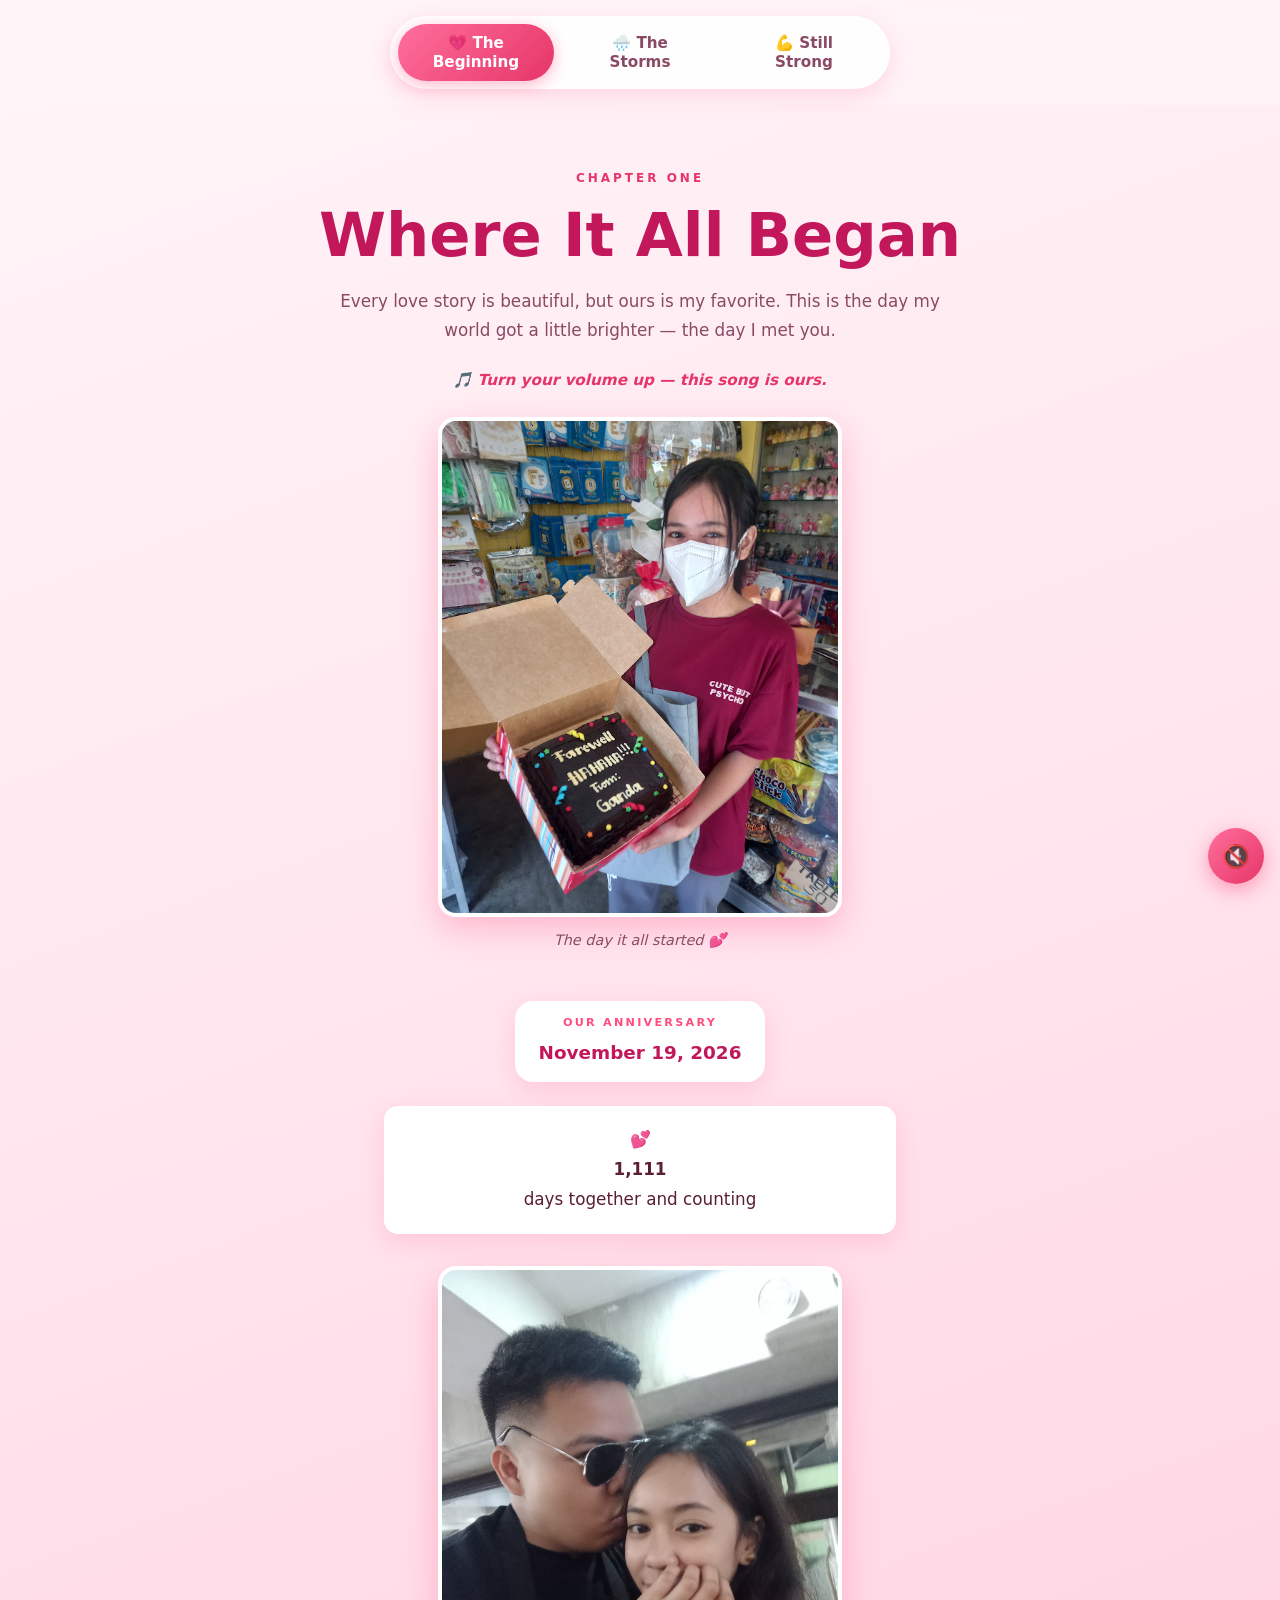
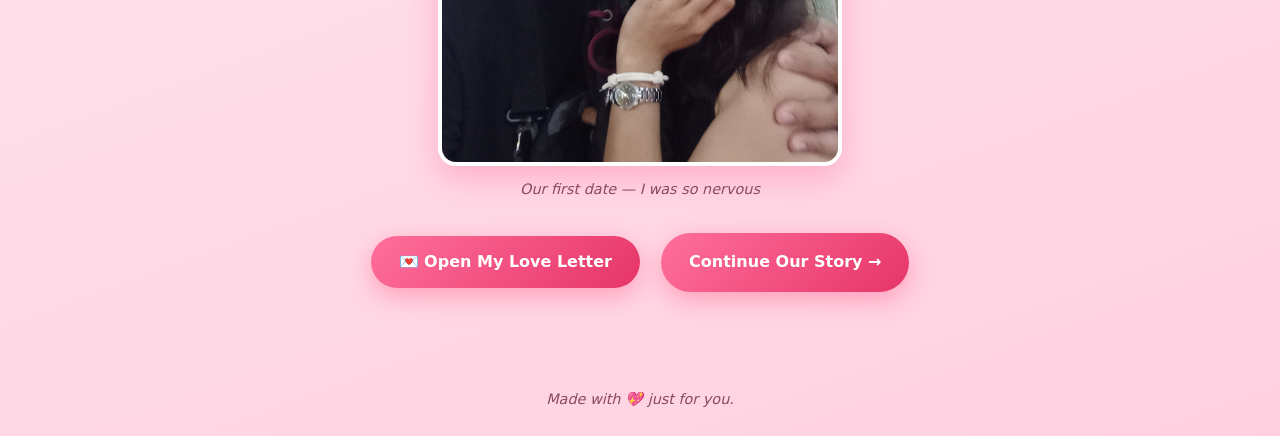
<file: index.html>
<!DOCTYPE html>
<html lang="en">
<head>
  <meta charset="UTF-8" />
  <meta name="viewport" content="width=device-width, initial-scale=1.0" />
  <meta name="theme-color" content="#ff6f9c" />
  <meta name="apple-mobile-web-app-capable" content="yes" />
  <meta name="apple-mobile-web-app-title" content="Us 💕" />
  <title>Our Story Begins 💕</title>
  <meta name="description" content="The day our forever started." />
  <link rel="stylesheet" href="style.css" />
</head>
<body class="page-one">

  <div class="inapp-banner" id="inappBanner" hidden>
    💡 Open this link in Safari or Chrome — the music won't play in Instagram 💕
  </div>

  <div class="hearts-bg" aria-hidden="true"></div>

  <header class="site-header">
    <nav aria-label="Main navigation">
      <a href="index.html" class="active">💗 The Beginning</a>
      <a href="hardship.html">🌧️ The Storms</a>
      <a href="strong.html">💪 Still Strong</a>
    </nav>
  </header>

  <main class="hero">
    <div class="hero-content">
      <p class="eyebrow">Chapter One</p>
      <h1>Where It All Began</h1>
      <p class="subtitle">
        Every love story is beautiful, but ours is my favorite.
        This is the day my world got a little brighter — the day I met you.
      </p>
      <p class="music-note">🎵 Turn your volume up — this song is ours.</p>

      <figure class="photo-feature">
        <img
          src="images/01-the-first-hello.jpg"
          alt="The day we first met"
          loading="lazy"
          onerror="this.style.display='none'; this.nextElementSibling.style.display='block';"
        />
        <div class="photo-fallback">💕 Add images/01-the-first-hello.jpg</div>
        <figcaption class="photo-caption">The day it all started 💕</figcaption>
      </figure>

      <div class="date-badge">
        <span class="date-label">Our Anniversary</span>
        <span class="date-value" id="anniversary-date">— 💕 —</span>
      </div>

      <div class="countdown" id="countdown" aria-live="polite">
        <div><span id="days">0</span><small>days</small></div>
        <div><span id="hours">0</span><small>hours</small></div>
        <div><span id="mins">0</span><small>mins</small></div>
        <div><span id="secs">0</span><small>secs</small></div>
      </div>

      <figure class="photo-feature">
        <img
          src="images/02-first-date.jpg"
          alt="Our first date"
          loading="lazy"
          onerror="this.style.display='none'; this.nextElementSibling.style.display='block';"
        />
        <div class="photo-fallback">💕 Add images/02-first-date.jpg</div>
        <figcaption class="photo-caption">Our first date — I was so nervous</figcaption>
      </figure>

      <button class="surprise-btn" id="letterBtn">💌 Open My Love Letter</button>

      <div class="love-letter" id="loveLetter" hidden>
        <div class="letter-inner">
          <h2>To My Favorite Person,</h2>
          <p>
            From the very first moment, you felt like home. I didn't know it then,
            but you were about to become my whole world. Thank you for every laugh,
            every late-night talk, every silly argument that ended in a hug.
          </p>
          <p>
            This page is just the start. Keep going — there's more I want to say. 💗
          </p>
          <p class="signature">— Forever yours</p>
        </div>
      </div>

      <a href="hardship.html" class="next-btn">Continue Our Story →</a>
    </div>
  </main>

  <footer>
    <p>Made with 💖 just for you.</p>
  </footer>

  <audio id="bg-music" loop preload="auto">
    <source src="music.mp3" type="audio/mpeg" />
  </audio>
  <button
    id="music-toggle"
    class="music-toggle"
    aria-label="Toggle background music"
    aria-pressed="false"
    title="Play music"
  >
    <span class="music-icon">🔇</span>
  </button>

  <script src="script.js"></script>

  <!-- Failsafe inline script so the page works even if script.js is missing/broken -->
  <script>
  (function () {
    "use strict";

    // ----- Love letter toggle -----
    var letterBtn = document.getElementById("letterBtn");
    var loveLetter = document.getElementById("loveLetter");

    if (letterBtn && loveLetter) {
      letterBtn.addEventListener("click", function () {
        var isHidden = loveLetter.hasAttribute("hidden");
        if (isHidden) {
          loveLetter.removeAttribute("hidden");
          letterBtn.textContent = "💌 Close My Love Letter";
        } else {
          loveLetter.setAttribute("hidden", "");
          letterBtn.textContent = "💌 Open My Love Letter";
        }
      });
    }

    // ----- Music toggle -----
    var audio = document.getElementById("bg-music");
    var musicBtn = document.getElementById("music-toggle");
    var icon = musicBtn ? musicBtn.querySelector(".music-icon") : null;

    function setMusicState(playing) {
      if (musicBtn) {
        musicBtn.setAttribute("aria-pressed", playing ? "true" : "false");
        musicBtn.title = playing ? "Pause music" : "Play music";
        musicBtn.classList.toggle("playing", playing);
      }
      if (icon) icon.textContent = playing ? "🎵" : "🔇";
    }

    function playMusic() {
      if (!audio) return;
      var p = audio.play();
      if (p && typeof p.then === "function") {
        p.then(function () { setMusicState(true); })
         .catch(function () { setMusicState(false); });
      } else {
        setMusicState(!audio.paused);
      }
    }

    function pauseMusic() {
      if (!audio) return;
      audio.pause();
      setMusicState(false);
    }

    if (musicBtn && audio) {
      musicBtn.addEventListener("click", function () {
        if (audio.paused) {
          playMusic();
        } else {
          pauseMusic();
        }
      });

      // Try autoplay; if blocked, the first user interaction starts it.
      playMusic();

      var startOnFirstGesture = function () {
        if (audio.paused) playMusic();
        document.removeEventListener("click", startOnFirstGesture);
        document.removeEventListener("touchstart", startOnFirstGesture);
        document.removeEventListener("keydown", startOnFirstGesture);
      };
      document.addEventListener("click", startOnFirstGesture);
      document.addEventListener("touchstart", startOnFirstGesture);
      document.addEventListener("keydown", startOnFirstGesture);

      audio.addEventListener("play", function () { setMusicState(true); });
      audio.addEventListener("pause", function () { setMusicState(false); });
    }
  })();
  </script>
</body>
</html>
</file>
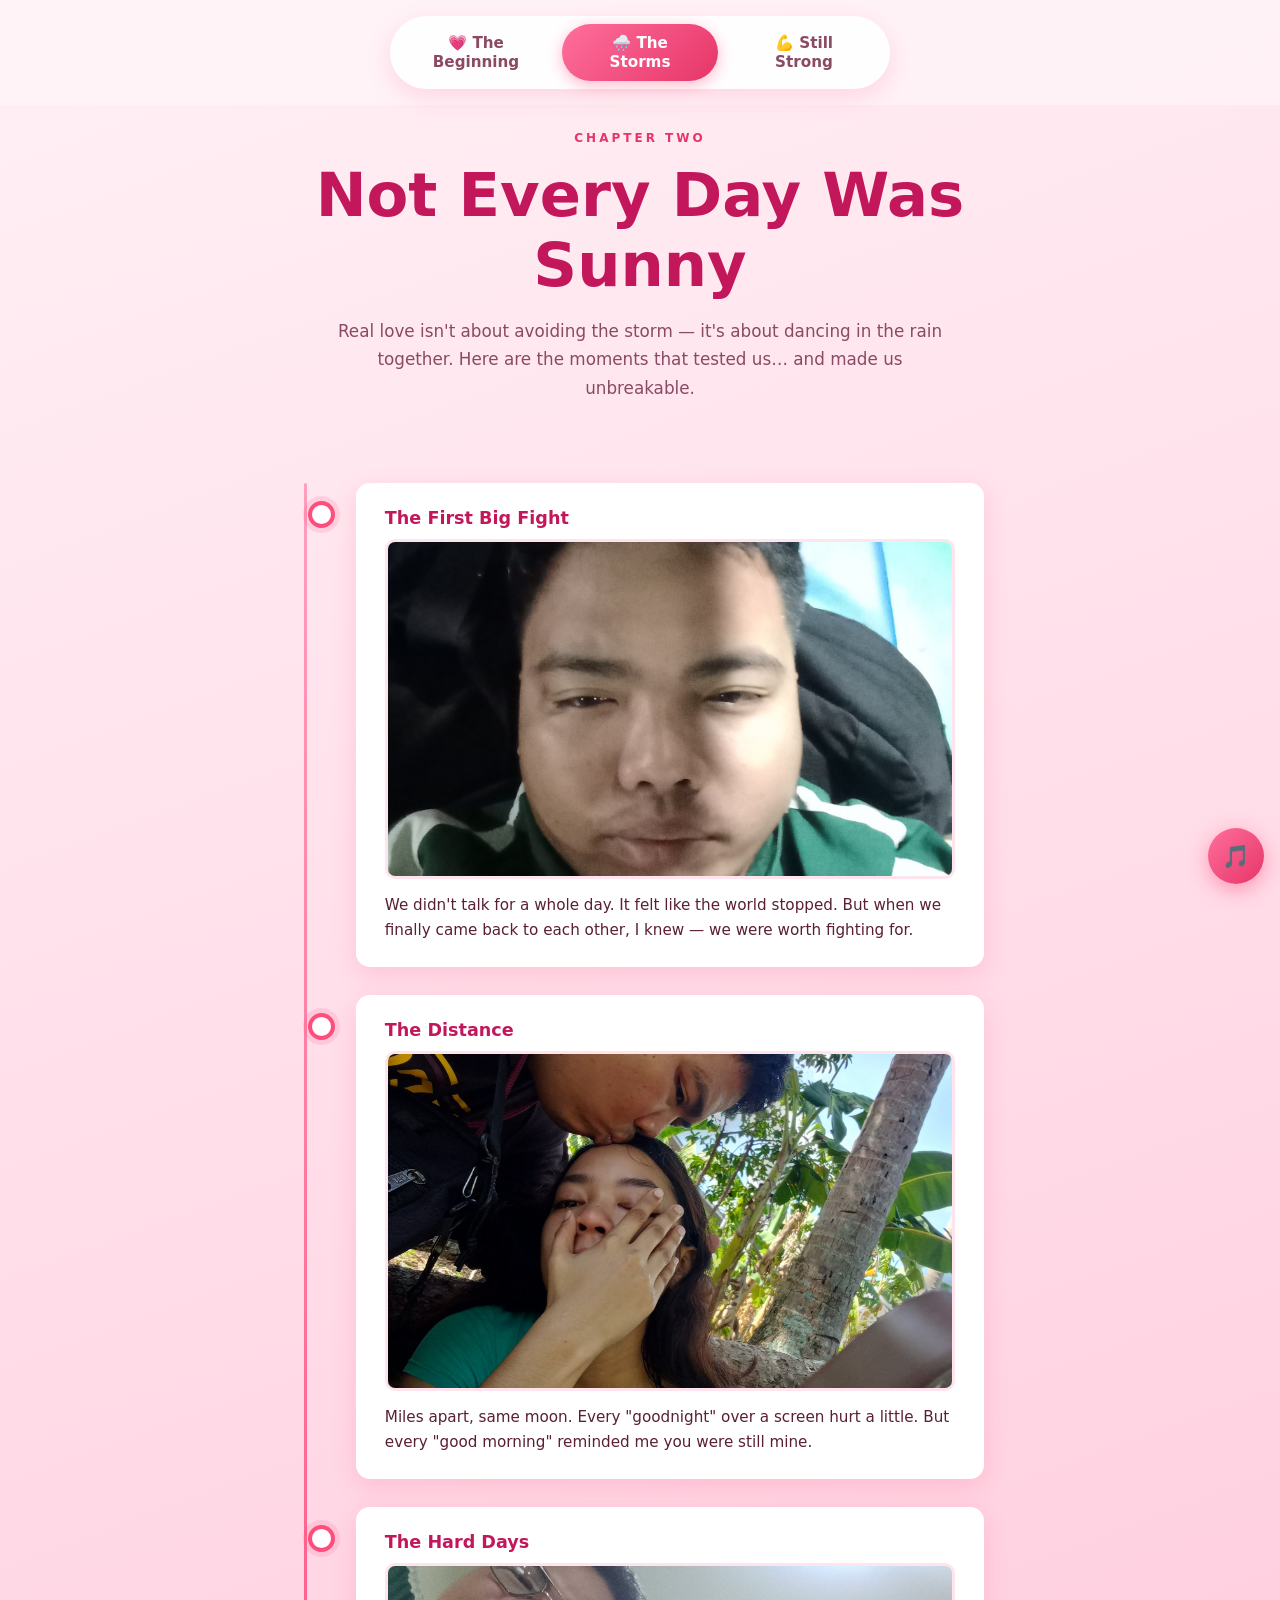
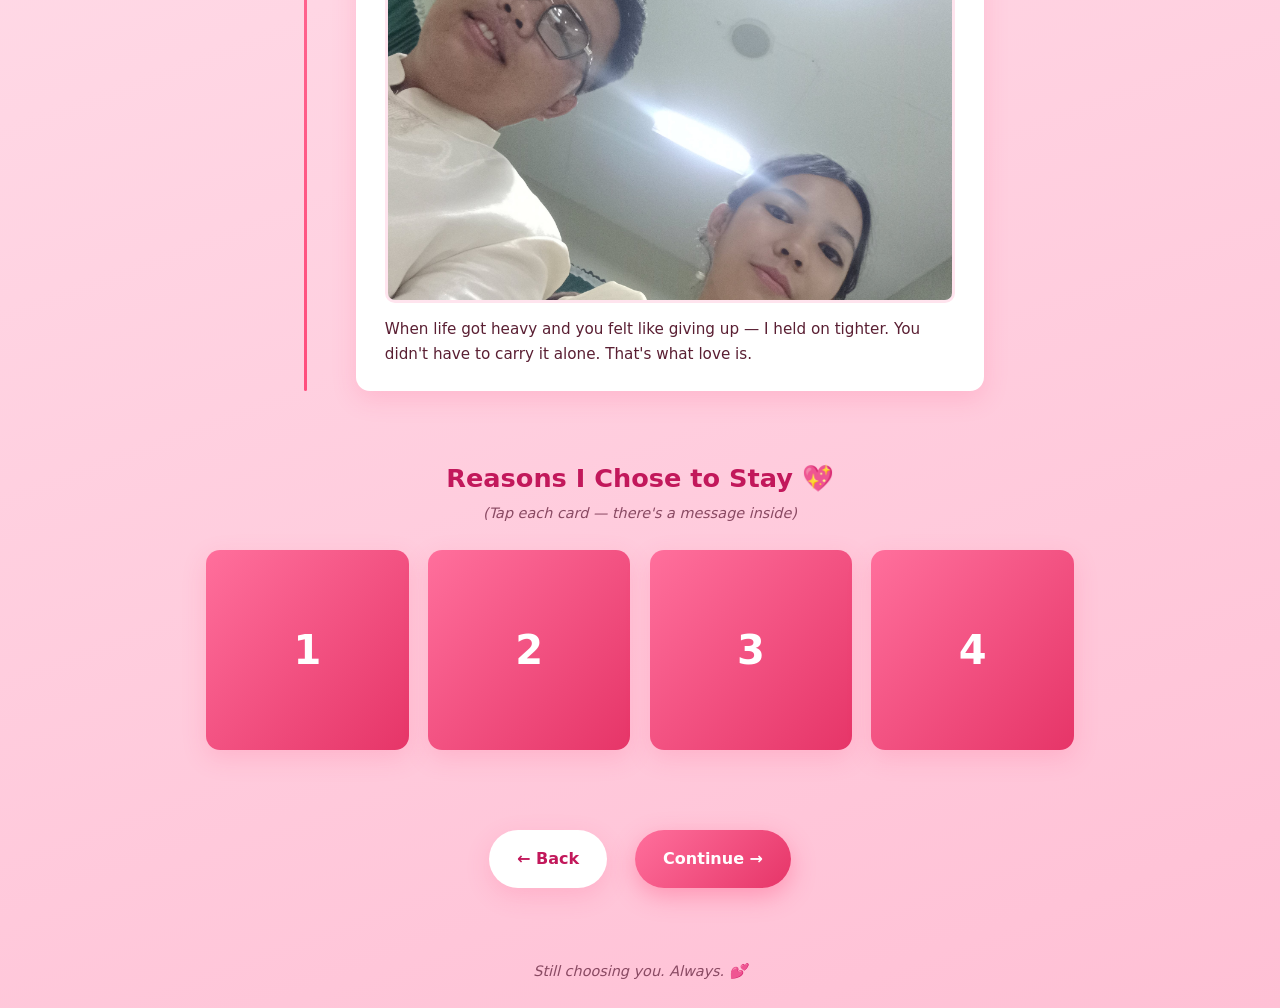
<file: hardship.html>
<!DOCTYPE html>
<html lang="en">
<head>
  <meta charset="UTF-8" />
  <meta name="viewport" content="width=device-width, initial-scale=1.0" />
  <meta name="theme-color" content="#ff6f9c" />
  <meta name="apple-mobile-web-app-capable" content="yes" />
  <meta name="apple-mobile-web-app-title" content="Us 💕" />
  <title>Through the Storms 🌧️</title>
  <meta name="description" content="The hardships we faced — and survived together." />
  <link rel="stylesheet" href="style.css" />
</head>
<body class="page-two">

  <div class="inapp-banner" id="inappBanner" hidden>
    💡 Open this link in Safari or Chrome — the music won't play in Instagram 💕
  </div>

  <div class="hearts-bg" aria-hidden="true"></div>

  <header class="site-header">
    <nav aria-label="Main navigation">
      <a href="index.html">💗 The Beginning</a>
      <a href="hardship.html" class="active">🌧️ The Storms</a>
      <a href="strong.html">💪 Still Strong</a>
    </nav>
  </header>

  <main>
    <section class="section-header">
      <p class="eyebrow">Chapter Two</p>
      <h1>Not Every Day Was Sunny</h1>
      <p class="subtitle">
        Real love isn't about avoiding the storm — it's about dancing in the rain together.
        Here are the moments that tested us… and made us unbreakable.
      </p>
    </section>

    <section class="timeline">
      <article class="timeline-item">
        <div class="timeline-dot"></div>
        <div class="timeline-card">
          <h3>The First Big Fight</h3>
          <figure class="timeline-figure">
            <img
              src="images/03-the-hard-week.jpg"
              alt="The week we made it through"
              loading="lazy"
              onerror="this.style.display='none'; this.nextElementSibling.style.display='block';"
            />
            <div class="photo-fallback">💕 Add images/03-the-hard-week.jpg</div>
          </figure>
          <p>
            We didn't talk for a whole day. It felt like the world stopped.
            But when we finally came back to each other, I knew — we were worth fighting for.
          </p>
        </div>
      </article>

      <article class="timeline-item">
        <div class="timeline-dot"></div>
        <div class="timeline-card">
          <h3>The Distance</h3>
          <figure class="timeline-figure">
            <img
              src="images/04-the-distance.jpg"
              alt="Same moon, different cities"
              loading="lazy"
              onerror="this.style.display='none'; this.nextElementSibling.style.display='block';"
            />
            <div class="photo-fallback">💕 Add images/04-the-distance.jpg</div>
          </figure>
          <p>
            Miles apart, same moon. Every "goodnight" over a screen hurt a little.
            But every "good morning" reminded me you were still mine.
          </p>
        </div>
      </article>

      <article class="timeline-item">
        <div class="timeline-dot"></div>
        <div class="timeline-card">
          <h3>The Hard Days</h3>
          <figure class="timeline-figure">
            <img
              src="images/05-the-comeback.jpg"
              alt="When we chose each other again"
              loading="lazy"
              onerror="this.style.display='none'; this.nextElementSibling.style.display='block';"
            />
            <div class="photo-fallback">💕 Add images/05-the-comeback.jpg</div>
          </figure>
          <p>
            When life got heavy and you felt like giving up — I held on tighter.
            You didn't have to carry it alone. That's what love is.
          </p>
        </div>
      </article>
    </section>

    <section class="flip-section">
      <h2>Reasons I Chose to Stay 💖</h2>
      <p class="flip-hint">(Tap each card — there's a message inside)</p>
      <div class="flip-grid">
        <button class="flip-card" aria-label="Flip card for reason 1">
          <div class="flip-inner">
            <div class="flip-front">1</div>
            <div class="flip-back">Because your laugh is my favorite sound.</div>
          </div>
        </button>
        <button class="flip-card" aria-label="Flip card for reason 2">
          <div class="flip-inner">
            <div class="flip-front">2</div>
            <div class="flip-back">Because you make ordinary days feel magical.</div>
          </div>
        </button>
        <button class="flip-card" aria-label="Flip card for reason 3">
          <div class="flip-inner">
            <div class="flip-front">3</div>
            <div class="flip-back">Because even when it's hard, you're my home.</div>
          </div>
        </button>
        <button class="flip-card" aria-label="Flip card for reason 4">
          <div class="flip-inner">
            <div class="flip-front">4</div>
            <div class="flip-back">Because I can't imagine a world without you in it.</div>
          </div>
        </button>
      </div>
    </section>

    <div class="nav-actions">
      <a href="index.html" class="back-btn">← Back</a>
      <a href="strong.html" class="next-btn">Continue →</a>
    </div>
  </main>

  <footer>
    <p>Still choosing you. Always. 💕</p>
  </footer>

  <audio id="bg-music" loop preload="auto">
    <source src="music.mp3" type="audio/mpeg" />
  </audio>
  <button
    id="music-toggle"
    class="music-toggle"
    aria-label="Toggle background music"
    aria-pressed="false"
    title="Play music"
  >
    <span class="music-icon">🔇</span>
  </button>

  <script src="script.js"></script>
</body>
</html>
</file>
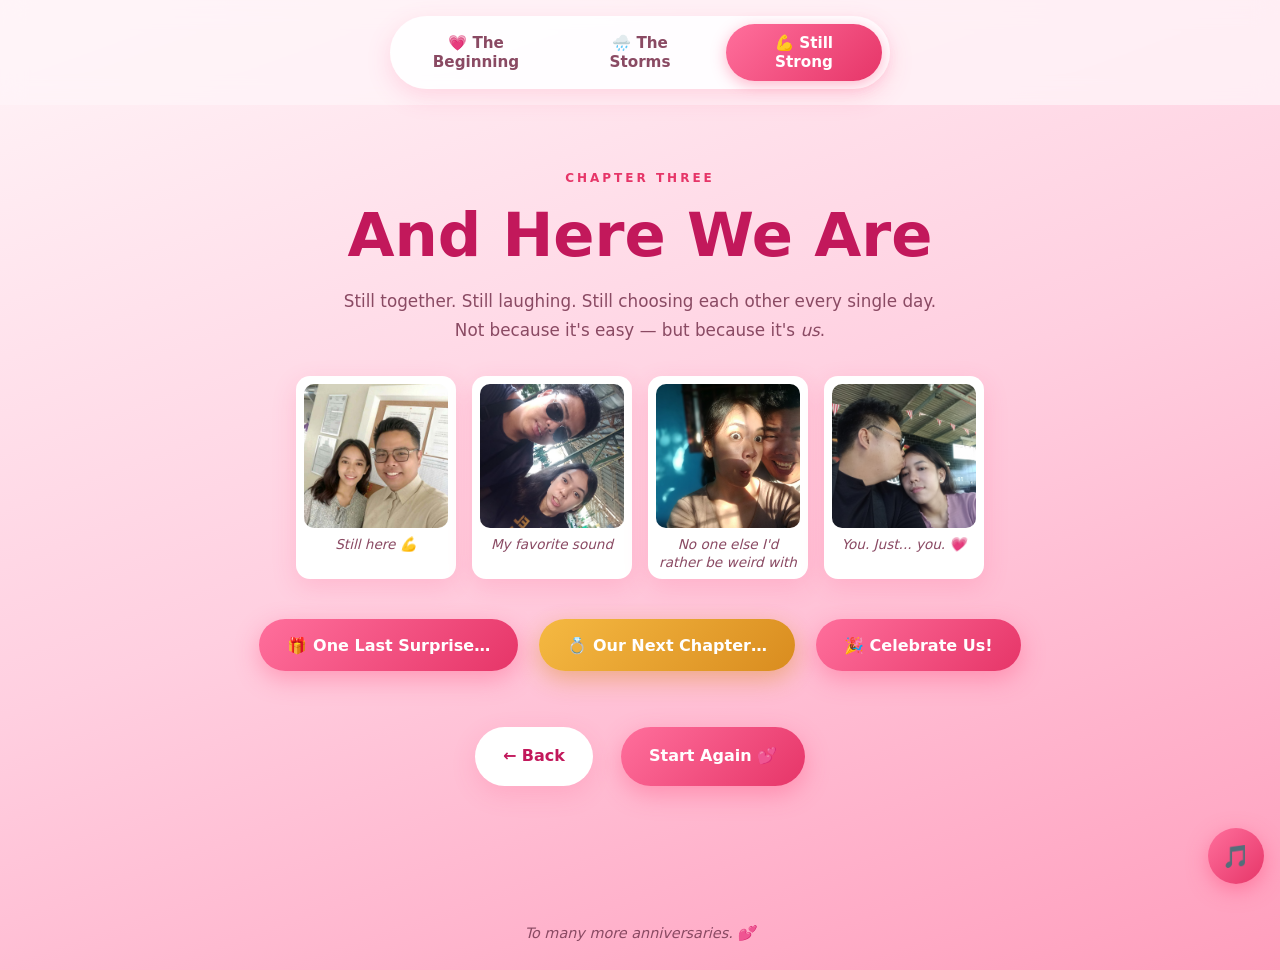
<file: strong.html>
<!DOCTYPE html>
<html lang="en">
<head>
  <meta charset="UTF-8" />
  <meta name="viewport" content="width=device-width, initial-scale=1.0" />
  <meta name="theme-color" content="#ff6f9c" />
  <meta name="apple-mobile-web-app-capable" content="yes" />
  <meta name="apple-mobile-web-app-title" content="Us 💕" />
  <title>Still Going Strong 💪💕</title>
  <meta name="description" content="Here's to us — and every tomorrow." />
  <link rel="stylesheet" href="style.css" />
</head>
<body class="page-three">

  <div class="inapp-banner" id="inappBanner" hidden>
    💡 Open this link in Safari or Chrome — the music won't play in Instagram 💕
  </div>

  <div class="hearts-bg" aria-hidden="true"></div>

  <header class="site-header">
    <nav aria-label="Main navigation">
      <a href="index.html">💗 The Beginning</a>
      <a href="hardship.html">🌧️ The Storms</a>
      <a href="strong.html" class="active">💪 Still Strong</a>
    </nav>
  </header>

  <main class="final-hero">
    <p class="eyebrow">Chapter Three</p>
    <h1>And Here We Are</h1>
    <p class="subtitle">
      Still together. Still laughing. Still choosing each other every single day.
      Not because it's easy — but because it's <em>us</em>.
    </p>

    <section class="photo-grid" aria-label="Our favorite moments">
      <figure>
        <img
          src="images/06-us-now.jpg"
          alt="Us now"
          loading="lazy"
          onerror="this.style.display='none'; this.nextElementSibling.style.display='block';"
        />
        <div class="photo-fallback">💕 06-us-now.jpg</div>
        <figcaption>Still here 💪</figcaption>
      </figure>
      <figure>
        <img
          src="images/07-that-laugh.jpg"
          alt="Your laugh"
          loading="lazy"
          onerror="this.style.display='none'; this.nextElementSibling.style.display='block';"
        />
        <div class="photo-fallback">💕 07-that-laugh.jpg</div>
        <figcaption>My favorite sound</figcaption>
      </figure>
      <figure>
        <img
          src="images/08-us-being-us.jpg"
          alt="Us being us"
          loading="lazy"
          onerror="this.style.display='none'; this.nextElementSibling.style.display='block';"
        />
        <div class="photo-fallback">💕 08-us-being-us.jpg</div>
        <figcaption>No one else I'd rather be weird with</figcaption>
      </figure>
      <figure>
        <img
          src="images/09-my-favorite-person.jpg"
          alt="My favorite person"
          loading="lazy"
          onerror="this.style.display='none'; this.nextElementSibling.style.display='block';"
        />
        <div class="photo-fallback">💕 09-my-favorite-person.jpg</div>
        <figcaption>You. Just... you. 💗</figcaption>
      </figure>
    </section>

    <button class="reveal-btn" id="revealBtn">🎁 One Last Surprise…</button>

    <div class="final-message" id="finalMessage" hidden>
      <div class="final-inner">
        <h2>My Promise to You</h2>
        <p>
          No matter how many storms come, I'll keep choosing you.
          For the good days and the messy ones.
          For the quiet mornings and the loud laughs.
          <strong>Happy 4th Anniversary, My love.</strong>
        </p>
        <p class="big-heart">💖</p>
        <p class="signature">— Yours, always</p>
      </div>
    </div>

    <!-- ===== Our Next Destination — HIDDEN until tapped ===== -->
    <button class="reveal-btn next-dest-btn" id="nextDestBtn">
      💍 Our Next Chapter…
    </button>

    <section class="next-destination" id="nextDestination" hidden>
      <div class="ring-wrap">
        <img
          src="images/wedding-ring.png"
          alt="A wedding ring — a promise of forever"
          loading="lazy"
          onerror="this.style.display='none'; this.nextElementSibling.style.display='block';"
        />
        <div class="ring-fallback">💍</div>
      </div>

      <p class="eyebrow" style="margin-top: 1.5rem;">Our Next Chapter</p>
      <h2 class="next-destination-title">Forever</h2>
      <p class="next-destination-text">
        Every road we've walked has led us here. Every storm we weathered
        made us stronger. And now — I want to walk the rest of my life
        beside you.
      </p>
      <p class="next-destination-tagline">Will you keep choosing me? 💍</p>

      <div class="sparkle-row" aria-hidden="true">
        <span>✨</span><span>💍</span><span>✨</span>
      </div>
    </section>

    <button class="celebrate-btn" id="celebrateBtn">🎉 Celebrate Us!</button>

    <div class="nav-actions">
      <a href="hardship.html" class="back-btn">← Back</a>
      <a href="index.html" class="next-btn">Start Again 💕</a>
    </div>
  </main>

  <footer>
    <p>To many more anniversaries. 💕</p>
  </footer>

  <audio id="bg-music" loop preload="auto">
    <source src="music.mp3" type="audio/mpeg" />
  </audio>
  <button
    id="music-toggle"
    class="music-toggle"
    aria-label="Toggle background music"
    aria-pressed="false"
    title="Play music"
  >
    <span class="music-icon">🔇</span>
  </button>

  <script src="script.js"></script>
</body>
</html>
</file>
<file: style.css>
/* ============================================================
   ANNIVERSARY SITE — Mobile-First Romantic Pink Theme
   ============================================================ */

:root {
  --pink-50:  #fff5f8;
  --pink-100: #ffe4ee;
  --pink-200: #ffc9dc;
  --pink-300: #ff9ebd;
  --pink-400: #ff6f9c;
  --pink-500: #ff4d7d;
  --pink-600: #e63568;
  --rose:     #c2185b;
  --text:     #5a1f33;
  --text-soft:#8a4a63;
  --white:    #ffffff;
  --shadow:   0 8px 24px rgba(255, 77, 125, 0.18);
  --shadow-lg:0 12px 32px rgba(255, 77, 125, 0.3);
  --radius:   18px;
  --radius-sm:14px;
  --safe-top:    env(safe-area-inset-top, 0px);
  --safe-bottom: env(safe-area-inset-bottom, 0px);
}

* {
  box-sizing: border-box;
  margin: 0;
  padding: 0;
  -webkit-tap-highlight-color: transparent;
}

html {
  scroll-behavior: smooth;
  -webkit-text-size-adjust: 100%;
  text-size-adjust: 100%;
  overflow-x: hidden;
}

body {
  font-family: 'Georgia', 'Segoe UI', system-ui, sans-serif;
  background: linear-gradient(160deg, var(--pink-50), var(--pink-100) 60%, var(--pink-200));
  color: var(--text);
  line-height: 1.65;
  min-height: 100vh;
  min-height: 100dvh;
  overflow-x: hidden;
  position: relative;
  -webkit-overflow-scrolling: touch;
}

.page-one   { background: linear-gradient(160deg, #fff5f8, #ffe4ee, #ffd0e0); }
.page-two   { background: linear-gradient(160deg, #fff0f5, #ffd9e6, #ffc0d5); }
.page-three { background: linear-gradient(160deg, #fff5f8, #ffcfe0, #ff9ebd); }

/* ===== In-app browser banner ===== */
.inapp-banner {
  position: fixed;
  top: 0; left: 0; right: 0;
  background: var(--pink-500);
  color: var(--white);
  text-align: center;
  padding: calc(0.75rem + var(--safe-top, 0px)) 1rem 0.75rem;
  font-size: 0.85rem;
  font-weight: 700;
  z-index: 999;
  line-height: 1.4;
  box-shadow: 0 4px 16px rgba(0,0,0,0.15);
}

/* ===== Floating Hearts ===== */
.hearts-bg {
  position: fixed;
  inset: 0;
  pointer-events: none;
  z-index: 0;
  overflow: hidden;
}
.hearts-bg::before,
.hearts-bg::after {
  content: "💕 💖 💗 💓 💞";
  position: absolute;
  font-size: 1.4rem;
  opacity: 0.12;
  animation: floatHearts 24s linear infinite;
  white-space: nowrap;
  letter-spacing: 3rem;
  top: 110%;
}
.hearts-bg::after {
  animation-duration: 32s;
  animation-delay: -12s;
  font-size: 1rem;
  opacity: 0.08;
}
@keyframes floatHearts {
  from { transform: translateY(0); }
  to   { transform: translateY(-140vh); }
}

/* ===== Nav ===== */
.site-header {
  position: sticky;
  top: 0;
  z-index: 100;
  padding: calc(0.6rem + var(--safe-top)) 0.75rem 0.6rem;
  display: flex;
  justify-content: center;
  background: rgba(255, 245, 248, 0.75);
  backdrop-filter: blur(12px);
  -webkit-backdrop-filter: blur(12px);
}
nav {
  display: flex;
  gap: 0.35rem;
  background: rgba(255, 255, 255, 0.85);
  padding: 0.35rem;
  border-radius: 999px;
  box-shadow: var(--shadow);
  width: 100%;
  max-width: 500px;
  justify-content: center;
}
nav a {
  flex: 1;
  text-align: center;
  padding: 0.75rem 0.4rem;
  border-radius: 999px;
  text-decoration: none;
  color: var(--text-soft);
  font-weight: 700;
  font-size: 0.75rem;
  line-height: 1.2;
  transition: all 0.25s ease;
  min-height: 44px;
  display: flex;
  align-items: center;
  justify-content: center;
}
nav a:hover, nav a:active { background: var(--pink-100); color: var(--rose); }
nav a.active {
  background: linear-gradient(135deg, var(--pink-400), var(--pink-600));
  color: var(--white);
  box-shadow: 0 4px 15px rgba(255, 77, 125, 0.4);
}

/* ===== Hero ===== */
.hero, .final-hero {
  position: relative;
  z-index: 1;
  margin: 0 auto;
  padding: 2rem 1.25rem 3rem;
  text-align: center;
  max-width: 1100px;
}
.hero-content { animation: fadeUp 0.7s ease-out; }

@keyframes fadeUp {
  from { opacity: 0; transform: translateY(20px); }
  to   { opacity: 1; transform: translateY(0); }
}

.eyebrow {
  font-size: 0.75rem;
  letter-spacing: 0.25em;
  text-transform: uppercase;
  color: var(--pink-600);
  font-weight: 700;
  margin-bottom: 0.75rem;
}
h1 {
  font-size: clamp(2rem, 8vw, 3.8rem);
  color: var(--rose);
  line-height: 1.15;
  margin-bottom: 1rem;
  font-weight: 700;
}
.subtitle {
  font-size: 1.05rem;
  color: var(--text-soft);
  max-width: 620px;
  margin: 0 auto 1.5rem;
  line-height: 1.7;
  padding: 0 0.25rem;
}
.music-note {
  color: var(--pink-600);
  font-style: italic;
  font-size: 0.95rem;
  margin-bottom: 1.5rem;
  font-weight: 600;
}

/* ===== Date Badge ===== */
.date-badge {
  display: inline-flex;
  flex-direction: column;
  align-items: center;
  gap: 0.3rem;
  background: var(--white);
  padding: 0.85rem 1.5rem;
  border-radius: var(--radius);
  box-shadow: var(--shadow);
  margin: 1.5rem auto;
}
.date-label {
  font-size: 0.7rem;
  letter-spacing: 0.2em;
  text-transform: uppercase;
  color: var(--pink-500);
  font-weight: 700;
}
.date-value {
  font-size: 1.15rem;
  font-weight: 700;
  color: var(--rose);
}

/* ===== Countdown ===== */
.countdown {
  display: grid;
  grid-template-columns: repeat(2, 1fr);
  gap: 0.65rem;
  max-width: 520px;
  margin: 0 auto 2rem;
  padding: 0 0.25rem;
}
.countdown div {
  background: var(--white);
  padding: 1rem 0.5rem;
  border-radius: var(--radius-sm);
  box-shadow: var(--shadow);
  display: flex;
  flex-direction: column;
  align-items: center;
  gap: 0.15rem;
}
.countdown span {
  font-size: 1.9rem;
  font-weight: 700;
  color: var(--pink-600);
  line-height: 1;
}
.countdown small {
  font-size: 0.65rem;
  text-transform: uppercase;
  letter-spacing: 0.1em;
  color: var(--text-soft);
  font-weight: 600;
}

/* ===== Buttons ===== */
.surprise-btn, .reveal-btn, .celebrate-btn,
.next-btn, .back-btn {
  display: inline-flex;
  align-items: center;
  justify-content: center;
  padding: 1rem 1.75rem;
  border-radius: 999px;
  border: none;
  font-family: inherit;
  font-size: 1rem;
  font-weight: 700;
  cursor: pointer;
  text-decoration: none;
  transition: transform 0.2s ease, box-shadow 0.2s ease;
  min-height: 52px;
  -webkit-user-select: none;
  user-select: none;
  width: 100%;
  max-width: 360px;
  margin: 0.5rem auto;
}
.surprise-btn, .reveal-btn, .celebrate-btn, .next-btn {
  background: linear-gradient(135deg, var(--pink-400), var(--pink-600));
  color: var(--white);
  box-shadow: 0 8px 25px rgba(255, 77, 125, 0.4);
}
.surprise-btn:active, .reveal-btn:active,
.celebrate-btn:active, .next-btn:active,
.back-btn:active { transform: scale(0.97); }
.back-btn {
  background: var(--white);
  color: var(--rose);
  box-shadow: var(--shadow);
}

/* ===== Photo Feature ===== */
.photo-feature {
  max-width: 420px;
  margin: 1.5rem auto;
  padding: 0 0.5rem;
  position: relative;
  z-index: 1;
}
.photo-feature img {
  width: 100%;
  height: auto;
  max-height: 500px;
  object-fit: cover;
  border-radius: var(--radius);
  box-shadow: var(--shadow-lg);
  border: 4px solid var(--white);
  display: block;
  background: var(--pink-100);
}
.photo-caption {
  text-align: center;
  color: var(--text-soft);
  font-style: italic;
  margin-top: 0.75rem;
  font-size: 0.9rem;
}
.photo-fallback {
  display: none;
  padding: 2.5rem 1rem;
  text-align: center;
  color: var(--text-soft);
  font-style: italic;
  font-size: 0.85rem;
  background: var(--pink-100);
  border-radius: var(--radius);
  border: 2px dashed var(--pink-300);
  margin-bottom: 0.75rem;
}

/* ===== Love Letter ===== */
.love-letter {
  max-width: 600px;
  margin: 1.5rem auto;
  padding: 0 0.25rem;
  animation: fadeUp 0.5s ease-out;
}
.letter-inner {
  background: var(--white);
  padding: 2rem 1.5rem;
  border-radius: var(--radius);
  box-shadow: var(--shadow);
  border: 2px dashed var(--pink-300);
  text-align: left;
  position: relative;
  margin-top: 1rem;
}
.letter-inner::before {
  content: "💌";
  position: absolute;
  top: -22px; left: 50%;
  transform: translateX(-50%);
  font-size: 1.8rem;
  background: var(--pink-50);
  padding: 0.3rem 0.6rem;
  border-radius: 50%;
}
.letter-inner h2 {
  color: var(--rose);
  margin-bottom: 1rem;
  font-size: 1.3rem;
}
.letter-inner p { margin-bottom: 1rem; color: var(--text); font-size: 1rem; }
.letter-inner .signature {
  text-align: right;
  font-style: italic;
  color: var(--pink-600);
  font-weight: 700;
  margin-top: 1.25rem;
}

/* ===== Section Header ===== */
.section-header {
  max-width: 720px;
  margin: 0 auto 2rem;
  padding: 1.5rem 1.25rem;
  text-align: center;
  position: relative;
  z-index: 1;
}

/* ===== Timeline ===== */
.timeline {
  max-width: 720px;
  margin: 0 auto 3rem;
  padding: 0 1rem;
  position: relative;
  z-index: 1;
}
.timeline::before {
  content: "";
  position: absolute;
  left: 18px;
  top: 0; bottom: 0;
  width: 3px;
  background: linear-gradient(to bottom, var(--pink-300), var(--pink-500));
  border-radius: 2px;
}
.timeline-item {
  position: relative;
  padding-left: 48px;
  margin-bottom: 1.5rem;
  animation: fadeUp 0.6s ease-out both;
}
.timeline-item:nth-child(1) { animation-delay: 0.1s; }
.timeline-item:nth-child(2) { animation-delay: 0.2s; }
.timeline-item:nth-child(3) { animation-delay: 0.3s; }

.timeline-dot {
  position: absolute;
  left: 6px; top: 20px;
  width: 26px; height: 26px;
  background: var(--white);
  border: 4px solid var(--pink-500);
  border-radius: 50%;
  box-shadow: 0 0 0 5px rgba(255, 77, 125, 0.15);
}
.timeline-card {
  background: var(--white);
  padding: 1.25rem 1.15rem;
  border-radius: var(--radius-sm);
  box-shadow: var(--shadow);
}
.timeline-card h3 {
  color: var(--rose);
  margin-bottom: 0.6rem;
  font-size: 1.1rem;
  line-height: 1.3;
}
.timeline-card p { font-size: 0.95rem; }
.timeline-figure { margin: 0.5rem 0 0.85rem; }
.timeline-figure img {
  width: 100%;
  height: auto;
  max-height: 340px;
  object-fit: cover;
  border-radius: 10px;
  border: 3px solid var(--pink-100);
  display: block;
  background: var(--pink-100);
}

/* ===== Flip Cards ===== */
.flip-section {
  max-width: 900px;
  margin: 0 auto 3rem;
  padding: 1.5rem 1rem;
  text-align: center;
  position: relative;
  z-index: 1;
}
.flip-section h2 {
  color: var(--rose);
  font-size: 1.6rem;
  margin-bottom: 0.5rem;
  line-height: 1.2;
}
.flip-hint {
  color: var(--text-soft);
  margin-bottom: 1.5rem;
  font-style: italic;
  font-size: 0.9rem;
}
.flip-grid {
  display: grid;
  grid-template-columns: repeat(2, 1fr);
  gap: 0.75rem;
}
.flip-card {
  background: transparent;
  border: none;
  perspective: 1000px;
  height: 150px;
  cursor: pointer;
  font-family: inherit;
  min-height: 44px;
  padding: 0;
}
.flip-inner {
  position: relative;
  width: 100%; height: 100%;
  transition: transform 0.65s;
  transform-style: preserve-3d;
}
.flip-card.flipped .flip-inner,
.flip-card:focus-visible .flip-inner {
  transform: rotateY(180deg);
}
.flip-front, .flip-back {
  position: absolute;
  inset: 0;
  border-radius: var(--radius-sm);
  display: flex;
  align-items: center;
  justify-content: center;
  padding: 1rem;
  backface-visibility: hidden;
  -webkit-backface-visibility: hidden;
  box-shadow: var(--shadow);
}
.flip-front {
  background: linear-gradient(135deg, var(--pink-400), var(--pink-600));
  color: var(--white);
  font-size: 2.5rem;
  font-weight: 700;
}
.flip-back {
  background: var(--white);
  color: var(--rose);
  transform: rotateY(180deg);
  font-size: 0.85rem;
  font-weight: 600;
  line-height: 1.4;
  text-align: center;
}

/* ===== Final Page ===== */
.final-hero { padding-top: 2.5rem; }
.final-message {
  max-width: 620px;
  margin: 1.5rem auto;
  padding: 0 0.25rem;
  animation: fadeUp 0.6s ease-out;
}
.final-inner {
  background: var(--white);
  padding: 2rem 1.5rem;
  border-radius: var(--radius);
  box-shadow: var(--shadow);
  border: 2px solid var(--pink-300);
}
.final-inner h2 {
  color: var(--rose);
  font-size: 1.5rem;
  margin-bottom: 1rem;
}
.final-inner p { margin-bottom: 1rem; font-size: 1rem; }
.final-inner strong { color: var(--pink-600); }
.big-heart {
  font-size: 2.75rem;
  margin: 1.25rem 0 !important;
  animation: pulse 1.6s ease-in-out infinite;
}
@keyframes pulse {
  0%, 100% { transform: scale(1); }
  50%      { transform: scale(1.15); }
}
.final-inner .signature {
  font-style: italic;
  color: var(--pink-600);
  font-weight: 700;
}

.nav-actions {
  display: flex;
  flex-direction: column;
  gap: 0.75rem;
  align-items: center;
  margin: 2.5rem 0;
  padding: 0 0.5rem;
}

/* ===== Photo Grid ===== */
.photo-grid {
  display: grid;
  grid-template-columns: repeat(2, 1fr);
  gap: 0.75rem;
  max-width: 720px;
  margin: 2rem auto;
  padding: 0 1rem;
  position: relative;
  z-index: 1;
}
.photo-grid figure {
  margin: 0;
  background: var(--white);
  border-radius: var(--radius-sm);
  padding: 0.5rem;
  box-shadow: var(--shadow);
  transition: transform 0.25s ease;
}
.photo-grid figure:active { transform: scale(0.97); }
.photo-grid img {
  width: 100%;
  aspect-ratio: 1 / 1;
  object-fit: cover;
  border-radius: 10px;
  display: block;
  background: var(--pink-100);
}
.photo-grid figcaption {
  text-align: center;
  font-size: 0.72rem;
  color: var(--text-soft);
  margin-top: 0.5rem;
  font-style: italic;
  line-height: 1.3;
}

/* ===== Confetti ===== */
.confetti {
  position: fixed;
  top: -10px;
  width: 9px; height: 13px;
  border-radius: 2px;
  pointer-events: none;
  z-index: 9999;
  animation: fall linear forwards;
  will-change: transform;
}
@keyframes fall {
  to {
    transform: translateY(105vh) rotate(720deg);
    opacity: 0;
  }
}

/* ===== Music Toggle ===== */
.music-toggle {
  position: fixed;
  bottom: calc(1rem + var(--safe-bottom, 0px));
  right: 1rem;
  z-index: 200;
  width: 56px;
  height: 56px;
  border-radius: 50%;
  border: none;
  background: linear-gradient(135deg, var(--pink-400), var(--pink-600));
  color: var(--white);
  font-size: 1.4rem;
  cursor: pointer;
  box-shadow: 0 6px 20px rgba(255, 77, 125, 0.5);
  display: flex;
  align-items: center;
  justify-content: center;
  transition: transform 0.25s ease, box-shadow 0.25s ease;
  -webkit-tap-highlight-color: transparent;
}
.music-toggle:active { transform: scale(0.92); }
.music-toggle[aria-pressed="false"] {
  animation: musicPulse 2.5s ease-in-out infinite;
}
.music-toggle[aria-pressed="true"] {
  animation: none;
}
.music-toggle[aria-pressed="true"] .music-icon {
  display: inline-block;
  animation: musicSpin 4s linear infinite;
}
.music-toggle[aria-pressed="false"] .music-icon { opacity: 0.85; }
@keyframes musicPulse {
  0%, 100% {
    box-shadow: 0 6px 20px rgba(255, 77, 125, 0.5),
                0 0 0 0 rgba(255, 111, 156, 0.6);
  }
  50% {
    box-shadow: 0 6px 20px rgba(255, 77, 125, 0.5),
                0 0 0 14px rgba(255, 111, 156, 0);
  }
}
@keyframes musicSpin {
  from { transform: rotate(0deg); }
  to   { transform: rotate(360deg); }
}

/* ===== Footer ===== */
footer {
  position: relative;
  z-index: 1;
  text-align: center;
  padding: 1.5rem 1rem calc(1.5rem + var(--safe-bottom));
  color: var(--text-soft);
  font-style: italic;
  font-size: 0.9rem;
}

/* ============================================================
   NEXT DESTINATION — Wedding Ring Section
   ============================================================ */

.next-destination {
  position: relative;
  z-index: 1;
  max-width: 600px;
  margin: 3rem auto 2rem;
  padding: 2.5rem 1.5rem;
  text-align: center;
  background: linear-gradient(160deg, rgba(255,255,255,0.85), rgba(255, 228, 238, 0.9));
  border-radius: var(--radius);
  border: 2px solid var(--pink-200);
  box-shadow: 0 12px 40px rgba(255, 77, 125, 0.25);
  overflow: hidden;
  animation: fadeUp 0.6s ease-out;
}

.next-destination::before {
  content: "";
  position: absolute;
  top: -40%;
  left: 50%;
  transform: translateX(-50%);
  width: 340px;
  height: 340px;
  background: radial-gradient(
    circle,
    rgba(255, 215, 100, 0.35) 0%,
    rgba(255, 215, 100, 0.12) 40%,
    transparent 70%
  );
  pointer-events: none;
  z-index: 0;
  animation: ringGlow 4s ease-in-out infinite;
}

@keyframes ringGlow {
  0%, 100% { opacity: 0.7; transform: translateX(-50%) scale(1); }
  50%      { opacity: 1;   transform: translateX(-50%) scale(1.08); }
}

.ring-wrap {
  position: relative;
  z-index: 1;
  display: inline-block;
  margin-bottom: 0.5rem;
  animation: ringFloat 5s ease-in-out infinite;
}

.ring-wrap img {
  width: 140px;
  height: 140px;
  object-fit: contain;
  display: block;
  filter: drop-shadow(0 8px 16px rgba(255, 180, 90, 0.45));
}

.ring-fallback {
  display: none;
  font-size: 6rem;
  line-height: 1;
  filter: drop-shadow(0 8px 16px rgba(255, 180, 90, 0.45));
}

@keyframes ringFloat {
  0%, 100% { transform: translateY(0) rotate(-2deg); }
  50%      { transform: translateY(-10px) rotate(2deg); }
}

.next-destination-title {
  position: relative;
  z-index: 1;
  font-size: clamp(2rem, 8vw, 3rem);
  color: var(--rose);
  margin: 0.5rem 0 1rem;
  font-weight: 700;
  letter-spacing: 0.02em;
  text-shadow: 0 2px 8px rgba(255, 111, 156, 0.25);
}

.next-destination-text {
  position: relative;
  z-index: 1;
  font-size: 1.02rem;
  line-height: 1.75;
  color: var(--text);
  max-width: 480px;
  margin: 0 auto 1.25rem;
}

.next-destination-tagline {
  position: relative;
  z-index: 1;
  font-size: 1.15rem;
  font-weight: 700;
  font-style: italic;
  color: var(--pink-600);
  margin: 1.25rem auto 0.5rem;
  max-width: 400px;
  padding: 0.75rem 1rem;
  border-top: 1px dashed var(--pink-300);
  border-bottom: 1px dashed var(--pink-300);
}

.sparkle-row {
  position: relative;
  z-index: 1;
  display: flex;
  justify-content: center;
  gap: 1.25rem;
  margin-top: 1.5rem;
  font-size: 1.5rem;
  opacity: 0.85;
}
.sparkle-row span {
  animation: sparklePulse 2.4s ease-in-out infinite;
}
.sparkle-row span:nth-child(2) { animation-delay: 0.4s; }
.sparkle-row span:nth-child(3) { animation-delay: 0.8s; }

@keyframes sparklePulse {
  0%, 100% { transform: scale(1); opacity: 0.6; }
  50%      { transform: scale(1.35); opacity: 1; }
}

/* Golden ring button */
.next-dest-btn {
  background: linear-gradient(135deg, #f5b942, #d98c1f);
  box-shadow: 0 8px 25px rgba(217, 140, 31, 0.45);
  margin-top: 1rem;
}
.next-dest-btn:hover {
  box-shadow: 0 12px 30px rgba(217, 140, 31, 0.6);
}

/* ============================================================
   TABLET & DESKTOP UPGRADES
   ============================================================ */

@media (min-width: 600px) {
  .site-header { padding: 1rem 1.5rem; }
  nav { gap: 0.5rem; padding: 0.5rem; }
  nav a { font-size: 0.95rem; padding: 0.65rem 1.2rem; }

  .hero, .final-hero { padding: 3rem 2rem 4rem; }

  .countdown {
    grid-template-columns: repeat(4, 1fr);
    gap: 0.85rem;
  }
  .countdown span { font-size: 2rem; }
  .countdown small { font-size: 0.7rem; }

  .surprise-btn, .reveal-btn, .celebrate-btn,
  .next-btn, .back-btn {
    width: auto;
    margin: 0.5rem;
  }
  .nav-actions { flex-direction: row; justify-content: center; }

  .timeline::before { left: 24px; }
  .timeline-item { padding-left: 60px; margin-bottom: 1.75rem; }
  .timeline-dot { left: 12px; top: 18px; width: 27px; height: 27px; }
  .timeline-card { padding: 1.5rem 1.8rem; }

  .flip-grid { grid-template-columns: repeat(4, 1fr); gap: 1rem; }
  .flip-card { height: 180px; }
  .flip-back { font-size: 0.95rem; }

  .photo-grid { grid-template-columns: repeat(2, 1fr); gap: 1rem; }
  .photo-grid figcaption { font-size: 0.85rem; }

  .letter-inner, .final-inner { padding: 2.25rem 2rem; }
  .letter-inner h2, .final-inner h2 { font-size: 1.6rem; }

  .next-destination {
    padding: 3rem 2.5rem;
    margin: 4rem auto 3rem;
  }
  .ring-wrap img {
    width: 170px;
    height: 170px;
  }
  .next-destination-title { font-size: 3.2rem; }
  .next-destination-text  { font-size: 1.1rem; }
  .next-destination-tagline { font-size: 1.3rem; }
}

@media (min-width: 900px) {
  .photo-grid { grid-template-columns: repeat(4, 1fr); }
  .flip-grid { gap: 1.2rem; }
  .flip-card { height: 200px; }
  .hero, .final-hero { padding: 4rem 2rem; }
}

/* ===== Reduced motion ===== */
@media (prefers-reduced-motion: reduce) {
  *, *::before, *::after {
    animation-duration: 0.01ms !important;
    animation-iteration-count: 1 !important;
    transition-duration: 0.01ms !important;
    scroll-behavior: auto !important;
  }
  .hearts-bg::before,
  .hearts-bg::after { display: none; }
  .music-toggle,
  .music-toggle .music-icon { animation: none !important; }
  .next-destination::before,
  .ring-wrap,
  .sparkle-row span { animation: none !important; }
}
</file>
